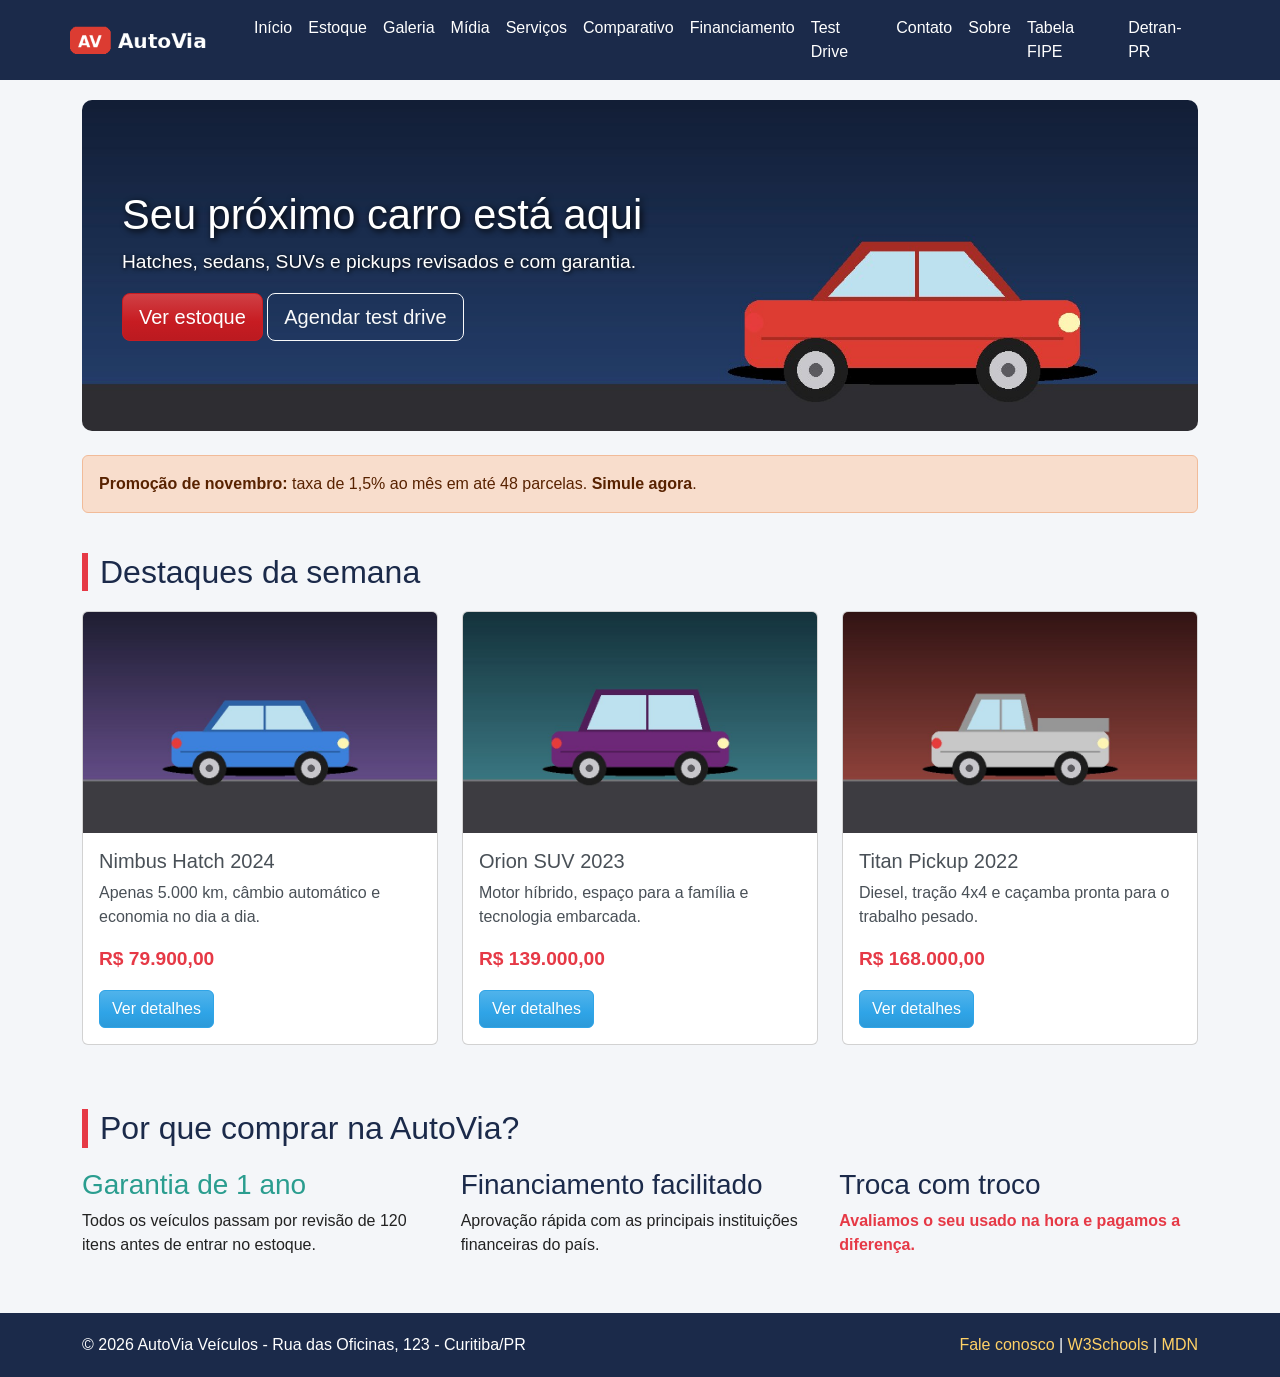
<file: index.html>
<!--
  Arquivo: index.html
  Projeto: AutoVia Veículos - Projeto Front-End para Web
  Página: Início
-->
<!DOCTYPE html>
<html lang="pt-BR">
<head>
    <meta charset="UTF-8">
    <meta name="viewport" content="width=device-width, initial-scale=1.0">
    <title>Início - AutoVia Veículos</title>
    <link rel="stylesheet" href="css/bootstrap.min.css">
    <link rel="stylesheet" href="css/estilo.css">
    <style>
        #garantia {
            color: #2a9d8f;
        }
    </style>
</head>
<body>
    <header id="topo">
        <nav class="navbar navbar-expand-lg navbar-dark container">
            <a class="navbar-brand" href="index.html"><img src="img/logo.png" alt="AutoVia Veículos" height="40"></a>
            <button class="navbar-toggler" type="button" data-bs-toggle="collapse" data-bs-target="#menu-principal" aria-label="Abrir menu">
                <span class="navbar-toggler-icon"></span>
            </button>
            <div class="collapse navbar-collapse" id="menu-principal">
                <ul class="navbar-nav ms-auto">
                        <li class="nav-item"><a class="nav-link" href="index.html">Início</a></li>
                        <li class="nav-item"><a class="nav-link" href="estoque.html">Estoque</a></li>
                        <li class="nav-item"><a class="nav-link" href="galeria.html">Galeria</a></li>
                        <li class="nav-item"><a class="nav-link" href="midia.html">Mídia</a></li>
                        <li class="nav-item"><a class="nav-link" href="servicos.html">Serviços</a></li>
                        <li class="nav-item"><a class="nav-link" href="comparativo.html">Comparativo</a></li>
                        <li class="nav-item"><a class="nav-link" href="financiamento.html">Financiamento</a></li>
                        <li class="nav-item"><a class="nav-link" href="cadastro.html">Test Drive</a></li>
                        <li class="nav-item"><a class="nav-link" href="contato.html">Contato</a></li>
                        <li class="nav-item"><a class="nav-link" href="sobre.html">Sobre</a></li>
                        <li class="nav-item"><a class="nav-link" href="https://veiculos.fipe.org.br" target="_blank">Tabela FIPE</a></li>
                        <li class="nav-item"><a class="nav-link" href="https://www.detran.pr.gov.br" target="_blank">Detran-PR</a></li>
                </ul>
            </div>
        </nav>
    </header>

    <main class="container">
        <section class="banner">
            <div class="banner-texto">
                <h1>Seu próximo carro está aqui</h1>
                <p>Hatches, sedans, SUVs e pickups revisados e com garantia.</p>
                <a href="estoque.html" class="btn btn-danger btn-lg">Ver estoque</a>
                <a href="cadastro.html" class="btn btn-outline-light btn-lg">Agendar test drive</a>
            </div>
        </section>

        <div class="alert alert-warning mt-4" role="alert">
            <strong>Promoção de novembro:</strong> taxa de 1,5% ao mês em até 48 parcelas. <a href="financiamento.html" class="alert-link">Simule agora</a>.
        </div>

        <h2 class="titulo-secao">Destaques da semana</h2>
        <div class="row">
            <div class="col-md-4 mb-4">
                <div class="card card-carro h-100">
                    <img src="img/nimbus-hatch.jpg" class="card-img-top" alt="Nimbus Hatch">
                    <div class="card-body">
                        <h5 class="card-title">Nimbus Hatch 2024</h5>
                        <p class="card-text">Apenas 5.000 km, câmbio automático e economia no dia a dia.</p>
                        <p class="preco">R$ 79.900,00</p>
                        <a href="estoque.html" class="btn btn-primary">Ver detalhes</a>
                    </div>
                </div>
            </div>
            <div class="col-md-4 mb-4">
                <div class="card card-carro h-100">
                    <img src="img/orion-suv.jpg" class="card-img-top" alt="Orion SUV">
                    <div class="card-body">
                        <h5 class="card-title">Orion SUV 2023</h5>
                        <p class="card-text">Motor híbrido, espaço para a família e tecnologia embarcada.</p>
                        <p class="preco">R$ 139.000,00</p>
                        <a href="estoque.html" class="btn btn-primary">Ver detalhes</a>
                    </div>
                </div>
            </div>
            <div class="col-md-4 mb-4">
                <div class="card card-carro h-100">
                    <img src="img/titan-pickup.jpg" class="card-img-top" alt="Titan Pickup">
                    <div class="card-body">
                        <h5 class="card-title">Titan Pickup 2022</h5>
                        <p class="card-text">Diesel, tração 4x4 e caçamba pronta para o trabalho pesado.</p>
                        <p class="preco">R$ 168.000,00</p>
                        <a href="estoque.html" class="btn btn-primary">Ver detalhes</a>
                    </div>
                </div>
            </div>
        </div>

        <h2 class="titulo-secao">Por que comprar na AutoVia?</h2>
        <div class="caixa-flex">
            <div>
                <h3 id="garantia">Garantia de 1 ano</h3>
                <p>Todos os veículos passam por revisão de 120 itens antes de entrar no estoque.</p>
            </div>
            <div>
                <h3>Financiamento facilitado</h3>
                <p>Aprovação rápida com as principais instituições financeiras do país.</p>
            </div>
            <div>
                <h3>Troca com troco</h3>
                <p style="color: #e63946; font-weight: bold;">Avaliamos o seu usado na hora e pagamos a diferença.</p>
            </div>
        </div>
    </main>

    <footer id="rodape">
        <div class="container rodape-conteudo">
            <p class="mb-0">&copy; <span id="ano"></span> AutoVia Veículos - Rua das Oficinas, 123 - Curitiba/PR</p>
            <p class="mb-0">
                <a href="contato.html">Fale conosco</a> |
                <a href="https://www.w3schools.com/" target="_blank">W3Schools</a> |
                <a href="https://developer.mozilla.org/pt-BR/" target="_blank">MDN</a>
            </p>
        </div>
    </footer>

    <script src="js/bootstrap.bundle.min.js"></script>
    <script src="js/script.js"></script>

</body>
</html>
</file>
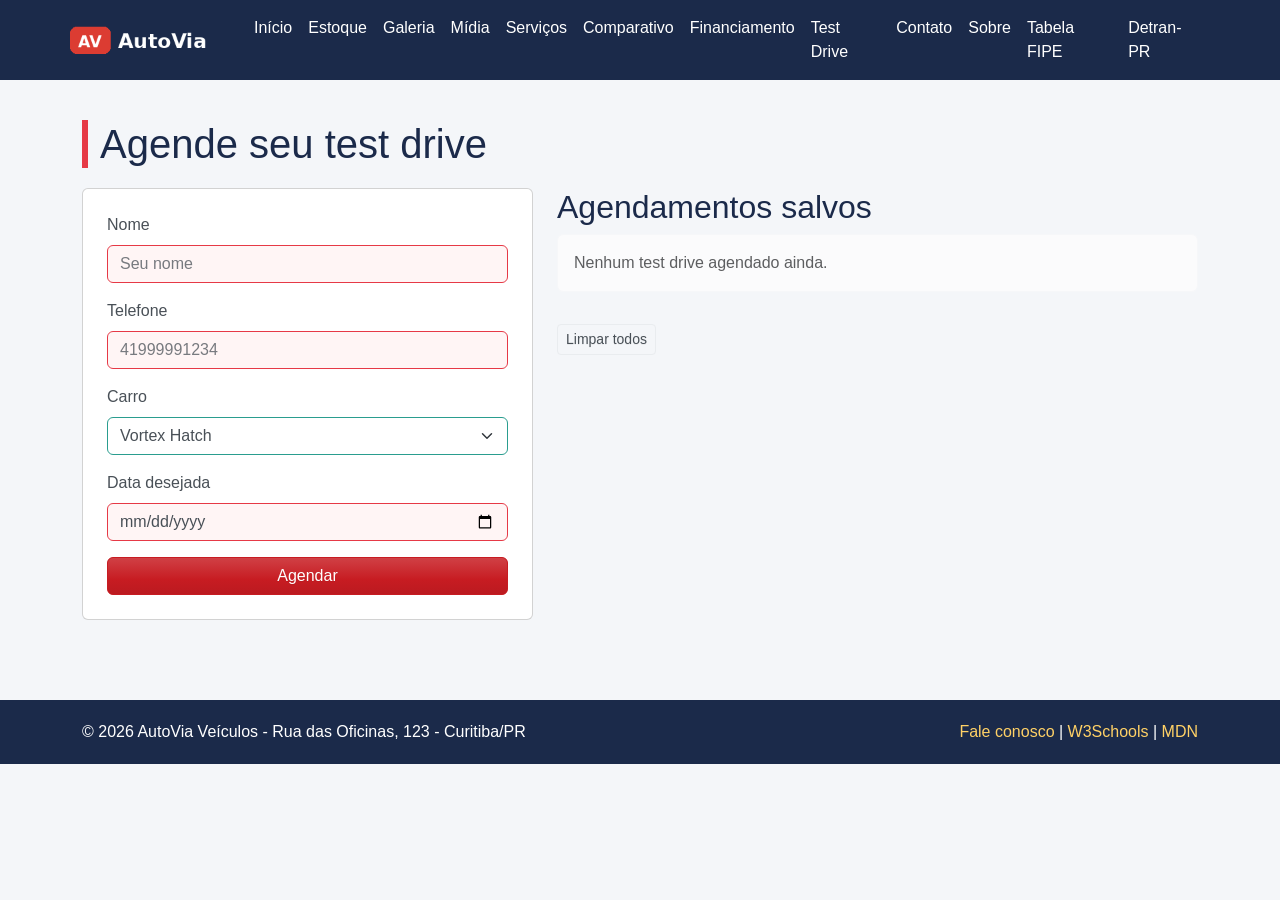
<file: cadastro.html>
<!--
  Arquivo: cadastro.html
  Projeto: AutoVia Veículos - Projeto Front-End para Web
  Página: Test Drive
-->
<!DOCTYPE html>
<html lang="pt-BR">
<head>
    <meta charset="UTF-8">
    <meta name="viewport" content="width=device-width, initial-scale=1.0">
    <title>Test Drive - AutoVia Veículos</title>
    <link rel="stylesheet" href="css/bootstrap.min.css">
    <link rel="stylesheet" href="css/estilo.css">
</head>
<body>
    <header id="topo">
        <nav class="navbar navbar-expand-lg navbar-dark container">
            <a class="navbar-brand" href="index.html"><img src="img/logo.png" alt="AutoVia Veículos" height="40"></a>
            <button class="navbar-toggler" type="button" data-bs-toggle="collapse" data-bs-target="#menu-principal" aria-label="Abrir menu">
                <span class="navbar-toggler-icon"></span>
            </button>
            <div class="collapse navbar-collapse" id="menu-principal">
                <ul class="navbar-nav ms-auto">
                        <li class="nav-item"><a class="nav-link" href="index.html">Início</a></li>
                        <li class="nav-item"><a class="nav-link" href="estoque.html">Estoque</a></li>
                        <li class="nav-item"><a class="nav-link" href="galeria.html">Galeria</a></li>
                        <li class="nav-item"><a class="nav-link" href="midia.html">Mídia</a></li>
                        <li class="nav-item"><a class="nav-link" href="servicos.html">Serviços</a></li>
                        <li class="nav-item"><a class="nav-link" href="comparativo.html">Comparativo</a></li>
                        <li class="nav-item"><a class="nav-link" href="financiamento.html">Financiamento</a></li>
                        <li class="nav-item"><a class="nav-link" href="cadastro.html">Test Drive</a></li>
                        <li class="nav-item"><a class="nav-link" href="contato.html">Contato</a></li>
                        <li class="nav-item"><a class="nav-link" href="sobre.html">Sobre</a></li>
                        <li class="nav-item"><a class="nav-link" href="https://veiculos.fipe.org.br" target="_blank">Tabela FIPE</a></li>
                        <li class="nav-item"><a class="nav-link" href="https://www.detran.pr.gov.br" target="_blank">Detran-PR</a></li>
                </ul>
            </div>
        </nav>
    </header>

    <main class="container">
        <h1 class="titulo-secao">Agende seu test drive</h1>
        <div class="row">
            <div class="col-lg-5">
                <form id="form-testdrive" class="card p-4">
                    <div class="mb-3">
                        <label for="nome" class="form-label">Nome</label>
                        <input type="text" id="nome" class="form-control" placeholder="Seu nome" required minlength="3">
                    </div>
                    <div class="mb-3">
                        <label for="telefone" class="form-label">Telefone</label>
                        <input type="text" id="telefone" class="form-control" placeholder="41999991234" pattern="[0-9]{11}" required>
                    </div>
                    <div class="mb-3">
                        <label for="carro" class="form-label">Carro</label>
                        <select id="carro" class="form-select" required>
                            <option>Vortex Hatch</option>
                            <option>Lumen Sedan</option>
                            <option>Terra SUV</option>
                            <option>Atlas Pickup</option>
                            <option>Nimbus Hatch</option>
                            <option>Solaris Sedan</option>
                            <option>Orion SUV</option>
                            <option>Titan Pickup</option>
                        </select>
                    </div>
                    <div class="mb-3">
                        <label for="data" class="form-label">Data desejada</label>
                        <input type="date" id="data" class="form-control" required>
                    </div>
                    <button type="submit" class="btn btn-danger w-100">Agendar</button>
                </form>
            </div>
            <div class="col-lg-7">
                <h2>Agendamentos salvos</h2>
                <div id="aviso" class="alert alert-secondary">Nenhum test drive agendado ainda.</div>
                <ul id="lista-agendamentos" class="list-group mb-3"></ul>
                <button id="limpar" type="button" class="btn btn-outline-secondary btn-sm">Limpar todos</button>
            </div>
        </div>
    </main>

    <footer id="rodape">
        <div class="container rodape-conteudo">
            <p class="mb-0">&copy; <span id="ano"></span> AutoVia Veículos - Rua das Oficinas, 123 - Curitiba/PR</p>
            <p class="mb-0">
                <a href="contato.html">Fale conosco</a> |
                <a href="https://www.w3schools.com/" target="_blank">W3Schools</a> |
                <a href="https://developer.mozilla.org/pt-BR/" target="_blank">MDN</a>
            </p>
        </div>
    </footer>

    <script src="js/bootstrap.bundle.min.js"></script>
    <script src="js/script.js"></script>
    <script src="js/cadastro.js"></script>
</body>
</html>
</file>
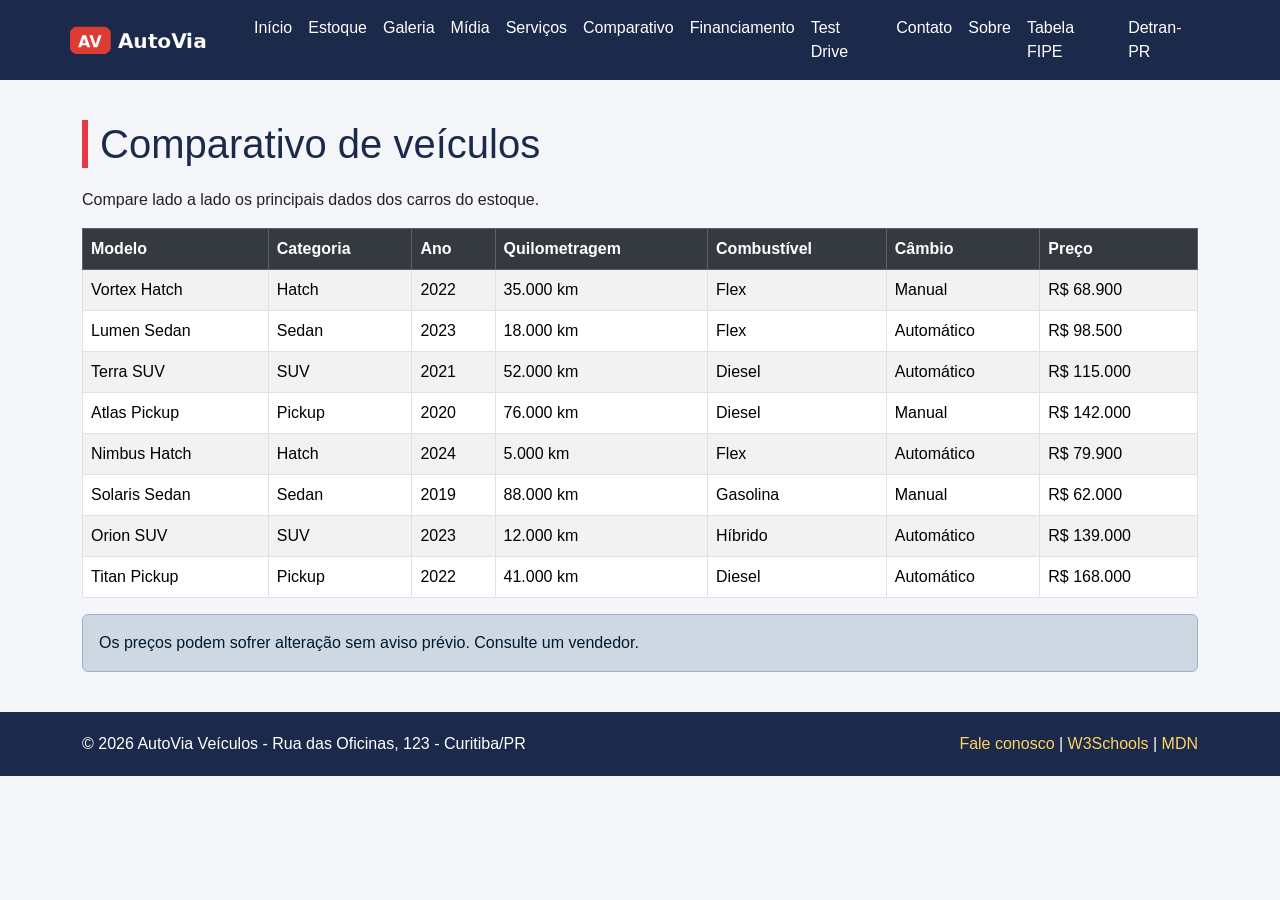
<file: comparativo.html>
<!--
  Arquivo: comparativo.html
  Projeto: AutoVia Veículos - Projeto Front-End para Web
  Página: Comparativo
-->
<!DOCTYPE html>
<html lang="pt-BR">
<head>
    <meta charset="UTF-8">
    <meta name="viewport" content="width=device-width, initial-scale=1.0">
    <title>Comparativo - AutoVia Veículos</title>
    <link rel="stylesheet" href="css/bootstrap.min.css">
    <link rel="stylesheet" href="css/estilo.css">
</head>
<body>
    <header id="topo">
        <nav class="navbar navbar-expand-lg navbar-dark container">
            <a class="navbar-brand" href="index.html"><img src="img/logo.png" alt="AutoVia Veículos" height="40"></a>
            <button class="navbar-toggler" type="button" data-bs-toggle="collapse" data-bs-target="#menu-principal" aria-label="Abrir menu">
                <span class="navbar-toggler-icon"></span>
            </button>
            <div class="collapse navbar-collapse" id="menu-principal">
                <ul class="navbar-nav ms-auto">
                        <li class="nav-item"><a class="nav-link" href="index.html">Início</a></li>
                        <li class="nav-item"><a class="nav-link" href="estoque.html">Estoque</a></li>
                        <li class="nav-item"><a class="nav-link" href="galeria.html">Galeria</a></li>
                        <li class="nav-item"><a class="nav-link" href="midia.html">Mídia</a></li>
                        <li class="nav-item"><a class="nav-link" href="servicos.html">Serviços</a></li>
                        <li class="nav-item"><a class="nav-link" href="comparativo.html">Comparativo</a></li>
                        <li class="nav-item"><a class="nav-link" href="financiamento.html">Financiamento</a></li>
                        <li class="nav-item"><a class="nav-link" href="cadastro.html">Test Drive</a></li>
                        <li class="nav-item"><a class="nav-link" href="contato.html">Contato</a></li>
                        <li class="nav-item"><a class="nav-link" href="sobre.html">Sobre</a></li>
                        <li class="nav-item"><a class="nav-link" href="https://veiculos.fipe.org.br" target="_blank">Tabela FIPE</a></li>
                        <li class="nav-item"><a class="nav-link" href="https://www.detran.pr.gov.br" target="_blank">Detran-PR</a></li>
                </ul>
            </div>
        </nav>
    </header>

    <main class="container">
        <h1 class="titulo-secao">Comparativo de veículos</h1>
        <p>Compare lado a lado os principais dados dos carros do estoque.</p>
        <div class="table-responsive">
            <table class="table table-striped table-hover table-bordered">
                <thead class="table-dark">
                    <tr>
                        <th>Modelo</th>
                        <th>Categoria</th>
                        <th>Ano</th>
                        <th>Quilometragem</th>
                        <th>Combustível</th>
                        <th>Câmbio</th>
                        <th>Preço</th>
                    </tr>
                </thead>
                <tbody>
                    <tr><td>Vortex Hatch</td><td>Hatch</td><td>2022</td><td>35.000 km</td><td>Flex</td><td>Manual</td><td>R$ 68.900</td></tr>
                    <tr><td>Lumen Sedan</td><td>Sedan</td><td>2023</td><td>18.000 km</td><td>Flex</td><td>Automático</td><td>R$ 98.500</td></tr>
                    <tr><td>Terra SUV</td><td>SUV</td><td>2021</td><td>52.000 km</td><td>Diesel</td><td>Automático</td><td>R$ 115.000</td></tr>
                    <tr><td>Atlas Pickup</td><td>Pickup</td><td>2020</td><td>76.000 km</td><td>Diesel</td><td>Manual</td><td>R$ 142.000</td></tr>
                    <tr><td>Nimbus Hatch</td><td>Hatch</td><td>2024</td><td>5.000 km</td><td>Flex</td><td>Automático</td><td>R$ 79.900</td></tr>
                    <tr><td>Solaris Sedan</td><td>Sedan</td><td>2019</td><td>88.000 km</td><td>Gasolina</td><td>Manual</td><td>R$ 62.000</td></tr>
                    <tr><td>Orion SUV</td><td>SUV</td><td>2023</td><td>12.000 km</td><td>Híbrido</td><td>Automático</td><td>R$ 139.000</td></tr>
                    <tr><td>Titan Pickup</td><td>Pickup</td><td>2022</td><td>41.000 km</td><td>Diesel</td><td>Automático</td><td>R$ 168.000</td></tr>
                </tbody>
            </table>
        </div>
        <div class="alert alert-info">Os preços podem sofrer alteração sem aviso prévio. Consulte um vendedor.</div>
    </main>

    <footer id="rodape">
        <div class="container rodape-conteudo">
            <p class="mb-0">&copy; <span id="ano"></span> AutoVia Veículos - Rua das Oficinas, 123 - Curitiba/PR</p>
            <p class="mb-0">
                <a href="contato.html">Fale conosco</a> |
                <a href="https://www.w3schools.com/" target="_blank">W3Schools</a> |
                <a href="https://developer.mozilla.org/pt-BR/" target="_blank">MDN</a>
            </p>
        </div>
    </footer>

    <script src="js/bootstrap.bundle.min.js"></script>
    <script src="js/script.js"></script>

</body>
</html>
</file>
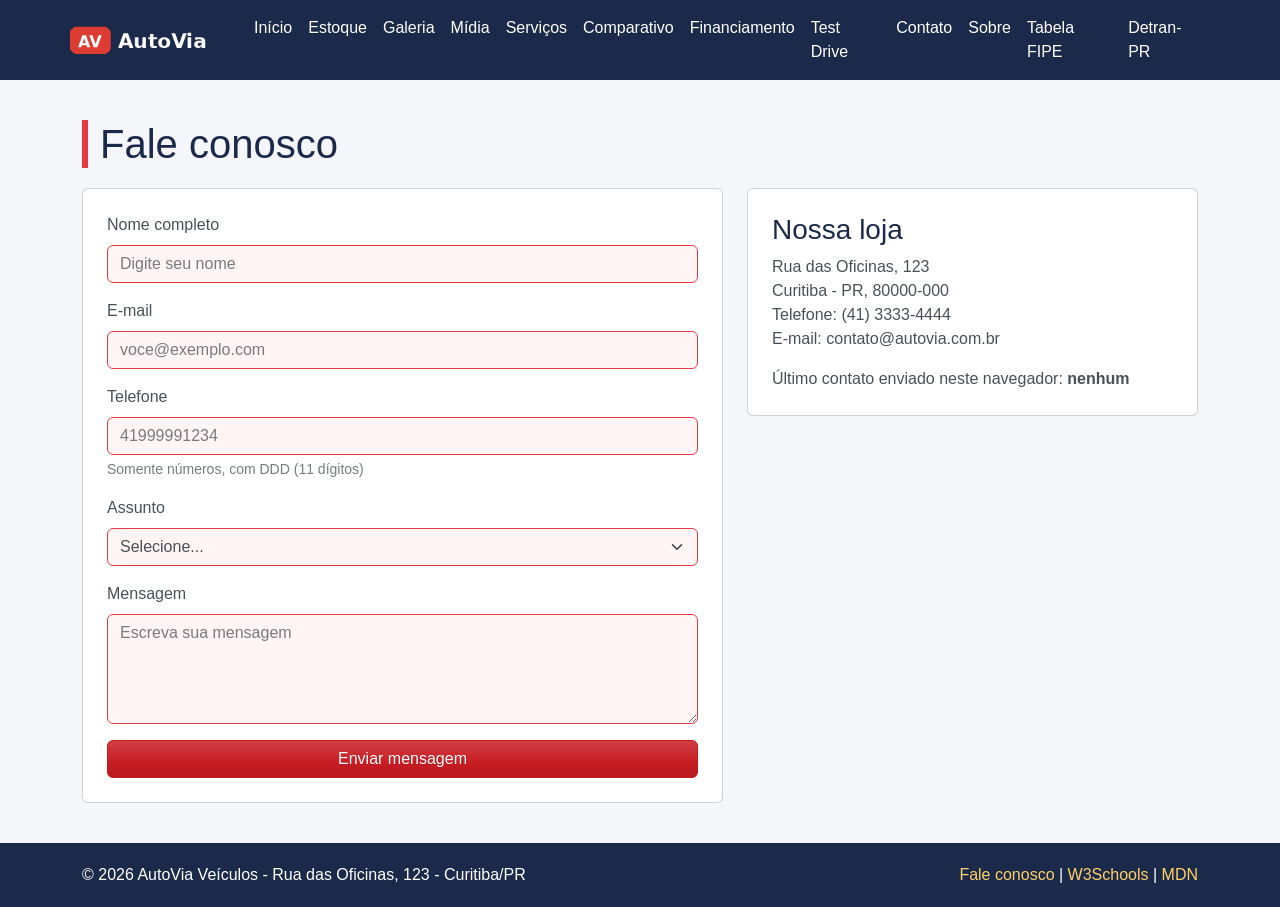
<file: contato.html>
<!--
  Arquivo: contato.html
  Projeto: AutoVia Veículos - Projeto Front-End para Web
  Página: Contato
-->
<!DOCTYPE html>
<html lang="pt-BR">
<head>
    <meta charset="UTF-8">
    <meta name="viewport" content="width=device-width, initial-scale=1.0">
    <title>Contato - AutoVia Veículos</title>
    <link rel="stylesheet" href="css/bootstrap.min.css">
    <link rel="stylesheet" href="css/estilo.css">
</head>
<body>
    <header id="topo">
        <nav class="navbar navbar-expand-lg navbar-dark container">
            <a class="navbar-brand" href="index.html"><img src="img/logo.png" alt="AutoVia Veículos" height="40"></a>
            <button class="navbar-toggler" type="button" data-bs-toggle="collapse" data-bs-target="#menu-principal" aria-label="Abrir menu">
                <span class="navbar-toggler-icon"></span>
            </button>
            <div class="collapse navbar-collapse" id="menu-principal">
                <ul class="navbar-nav ms-auto">
                        <li class="nav-item"><a class="nav-link" href="index.html">Início</a></li>
                        <li class="nav-item"><a class="nav-link" href="estoque.html">Estoque</a></li>
                        <li class="nav-item"><a class="nav-link" href="galeria.html">Galeria</a></li>
                        <li class="nav-item"><a class="nav-link" href="midia.html">Mídia</a></li>
                        <li class="nav-item"><a class="nav-link" href="servicos.html">Serviços</a></li>
                        <li class="nav-item"><a class="nav-link" href="comparativo.html">Comparativo</a></li>
                        <li class="nav-item"><a class="nav-link" href="financiamento.html">Financiamento</a></li>
                        <li class="nav-item"><a class="nav-link" href="cadastro.html">Test Drive</a></li>
                        <li class="nav-item"><a class="nav-link" href="contato.html">Contato</a></li>
                        <li class="nav-item"><a class="nav-link" href="sobre.html">Sobre</a></li>
                        <li class="nav-item"><a class="nav-link" href="https://veiculos.fipe.org.br" target="_blank">Tabela FIPE</a></li>
                        <li class="nav-item"><a class="nav-link" href="https://www.detran.pr.gov.br" target="_blank">Detran-PR</a></li>
                </ul>
            </div>
        </nav>
    </header>

    <main class="container">
        <h1 class="titulo-secao">Fale conosco</h1>
        <div class="row">
            <div class="col-lg-7">
                <div id="alerta-contato" class="alert alert-success" style="display: none;"></div>
                <form id="form-contato" class="card p-4">
                    <div class="mb-3">
                        <label for="nome" class="form-label">Nome completo</label>
                        <input type="text" id="nome" class="form-control" placeholder="Digite seu nome" required minlength="3">
                    </div>
                    <div class="mb-3">
                        <label for="email" class="form-label">E-mail</label>
                        <input type="email" id="email" class="form-control" placeholder="voce@exemplo.com" required>
                    </div>
                    <div class="mb-3">
                        <label for="telefone" class="form-label">Telefone</label>
                        <input type="text" id="telefone" class="form-control" placeholder="41999991234" pattern="[0-9]{11}" required>
                        <div class="form-text">Somente números, com DDD (11 dígitos)</div>
                    </div>
                    <div class="mb-3">
                        <label for="assunto" class="form-label">Assunto</label>
                        <select id="assunto" class="form-select" required>
                            <option value="">Selecione...</option>
                            <option>Dúvida sobre um carro</option>
                            <option>Financiamento</option>
                            <option>Avaliação do meu usado</option>
                            <option>Outro</option>
                        </select>
                    </div>
                    <div class="mb-3">
                        <label for="mensagem" class="form-label">Mensagem</label>
                        <textarea id="mensagem" class="form-control" rows="4" placeholder="Escreva sua mensagem" required minlength="10"></textarea>
                    </div>
                    <input type="submit" class="btn btn-danger" value="Enviar mensagem">
                </form>
            </div>
            <div class="col-lg-5">
                <div class="card p-4">
                    <h3>Nossa loja</h3>
                    <address>
                        Rua das Oficinas, 123<br>
                        Curitiba - PR, 80000-000<br>
                        Telefone: (41) 3333-4444<br>
                        E-mail: contato@autovia.com.br
                    </address>
                    <p class="mb-0">Último contato enviado neste navegador: <strong id="ultimo-contato">nenhum</strong></p>
                </div>
            </div>
        </div>
    </main>

    <footer id="rodape">
        <div class="container rodape-conteudo">
            <p class="mb-0">&copy; <span id="ano"></span> AutoVia Veículos - Rua das Oficinas, 123 - Curitiba/PR</p>
            <p class="mb-0">
                <a href="contato.html">Fale conosco</a> |
                <a href="https://www.w3schools.com/" target="_blank">W3Schools</a> |
                <a href="https://developer.mozilla.org/pt-BR/" target="_blank">MDN</a>
            </p>
        </div>
    </footer>

    <script src="js/bootstrap.bundle.min.js"></script>
    <script src="js/script.js"></script>
    <script src="js/contato.js"></script>
</body>
</html>
</file>
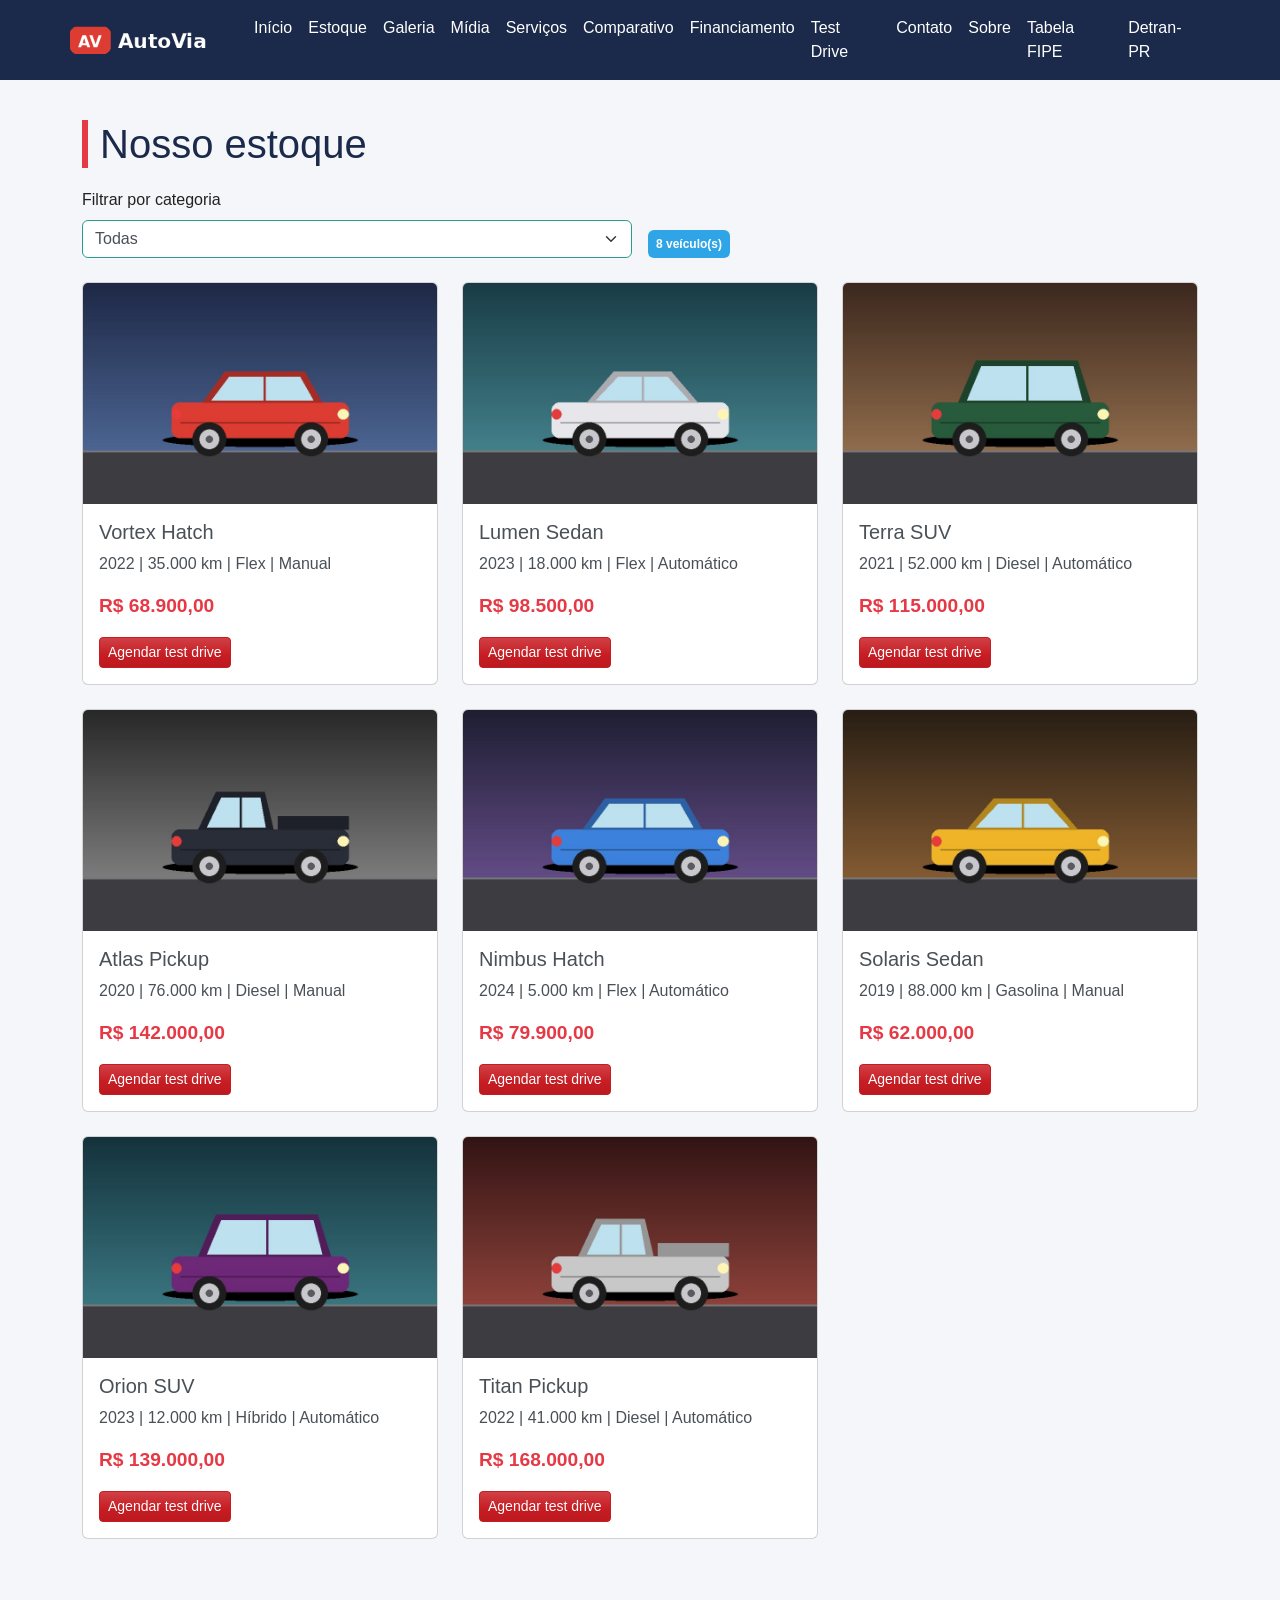
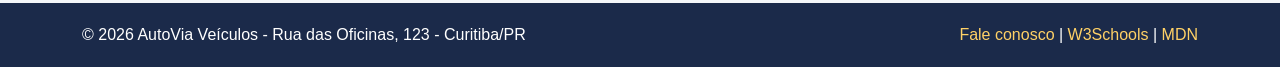
<file: estoque.html>
<!--
  Arquivo: estoque.html
  Projeto: AutoVia Veículos - Projeto Front-End para Web
  Página: Estoque
-->
<!DOCTYPE html>
<html lang="pt-BR">
<head>
    <meta charset="UTF-8">
    <meta name="viewport" content="width=device-width, initial-scale=1.0">
    <title>Estoque - AutoVia Veículos</title>
    <link rel="stylesheet" href="css/bootstrap.min.css">
    <link rel="stylesheet" href="css/estilo.css">
</head>
<body>
    <header id="topo">
        <nav class="navbar navbar-expand-lg navbar-dark container">
            <a class="navbar-brand" href="index.html"><img src="img/logo.png" alt="AutoVia Veículos" height="40"></a>
            <button class="navbar-toggler" type="button" data-bs-toggle="collapse" data-bs-target="#menu-principal" aria-label="Abrir menu">
                <span class="navbar-toggler-icon"></span>
            </button>
            <div class="collapse navbar-collapse" id="menu-principal">
                <ul class="navbar-nav ms-auto">
                        <li class="nav-item"><a class="nav-link" href="index.html">Início</a></li>
                        <li class="nav-item"><a class="nav-link" href="estoque.html">Estoque</a></li>
                        <li class="nav-item"><a class="nav-link" href="galeria.html">Galeria</a></li>
                        <li class="nav-item"><a class="nav-link" href="midia.html">Mídia</a></li>
                        <li class="nav-item"><a class="nav-link" href="servicos.html">Serviços</a></li>
                        <li class="nav-item"><a class="nav-link" href="comparativo.html">Comparativo</a></li>
                        <li class="nav-item"><a class="nav-link" href="financiamento.html">Financiamento</a></li>
                        <li class="nav-item"><a class="nav-link" href="cadastro.html">Test Drive</a></li>
                        <li class="nav-item"><a class="nav-link" href="contato.html">Contato</a></li>
                        <li class="nav-item"><a class="nav-link" href="sobre.html">Sobre</a></li>
                        <li class="nav-item"><a class="nav-link" href="https://veiculos.fipe.org.br" target="_blank">Tabela FIPE</a></li>
                        <li class="nav-item"><a class="nav-link" href="https://www.detran.pr.gov.br" target="_blank">Detran-PR</a></li>
                </ul>
            </div>
        </nav>
    </header>

    <main class="container">
        <h1 class="titulo-secao">Nosso estoque</h1>
        <form class="row g-3 mb-4">
            <div class="col-md-6">
                <label for="filtro-categoria" class="form-label">Filtrar por categoria</label>
                <select id="filtro-categoria" class="form-select">
                    <option value="todos">Todas</option>
                    <option value="hatch">Hatch</option>
                    <option value="sedan">Sedan</option>
                    <option value="suv">SUV</option>
                    <option value="pickup">Pickup</option>
                </select>
            </div>
            <div class="col-md-6 d-flex align-items-end">
                <span id="contador" class="badge bg-primary p-2"></span>
            </div>
        </form>
        <div class="row">
            <div class="col-md-6 col-lg-4 mb-4 carro" data-categoria="hatch">
                <div class="card card-carro h-100">
                    <img src="img/vortex-hatch.jpg" class="card-img-top" alt="Vortex Hatch">
                    <div class="card-body">
                        <h5 class="card-title">Vortex Hatch</h5>
                        <p class="card-text">2022 | 35.000 km | Flex | Manual</p>
                        <p class="preco">R$ 68.900,00</p>
                        <a href="cadastro.html" class="btn btn-danger btn-sm">Agendar test drive</a>
                    </div>
                </div>
            </div>
            <div class="col-md-6 col-lg-4 mb-4 carro" data-categoria="sedan">
                <div class="card card-carro h-100">
                    <img src="img/lumen-sedan.jpg" class="card-img-top" alt="Lumen Sedan">
                    <div class="card-body">
                        <h5 class="card-title">Lumen Sedan</h5>
                        <p class="card-text">2023 | 18.000 km | Flex | Automático</p>
                        <p class="preco">R$ 98.500,00</p>
                        <a href="cadastro.html" class="btn btn-danger btn-sm">Agendar test drive</a>
                    </div>
                </div>
            </div>
            <div class="col-md-6 col-lg-4 mb-4 carro" data-categoria="suv">
                <div class="card card-carro h-100">
                    <img src="img/terra-suv.jpg" class="card-img-top" alt="Terra SUV">
                    <div class="card-body">
                        <h5 class="card-title">Terra SUV</h5>
                        <p class="card-text">2021 | 52.000 km | Diesel | Automático</p>
                        <p class="preco">R$ 115.000,00</p>
                        <a href="cadastro.html" class="btn btn-danger btn-sm">Agendar test drive</a>
                    </div>
                </div>
            </div>
            <div class="col-md-6 col-lg-4 mb-4 carro" data-categoria="pickup">
                <div class="card card-carro h-100">
                    <img src="img/atlas-pickup.jpg" class="card-img-top" alt="Atlas Pickup">
                    <div class="card-body">
                        <h5 class="card-title">Atlas Pickup</h5>
                        <p class="card-text">2020 | 76.000 km | Diesel | Manual</p>
                        <p class="preco">R$ 142.000,00</p>
                        <a href="cadastro.html" class="btn btn-danger btn-sm">Agendar test drive</a>
                    </div>
                </div>
            </div>
            <div class="col-md-6 col-lg-4 mb-4 carro" data-categoria="hatch">
                <div class="card card-carro h-100">
                    <img src="img/nimbus-hatch.jpg" class="card-img-top" alt="Nimbus Hatch">
                    <div class="card-body">
                        <h5 class="card-title">Nimbus Hatch</h5>
                        <p class="card-text">2024 | 5.000 km | Flex | Automático</p>
                        <p class="preco">R$ 79.900,00</p>
                        <a href="cadastro.html" class="btn btn-danger btn-sm">Agendar test drive</a>
                    </div>
                </div>
            </div>
            <div class="col-md-6 col-lg-4 mb-4 carro" data-categoria="sedan">
                <div class="card card-carro h-100">
                    <img src="img/solaris-sedan.jpg" class="card-img-top" alt="Solaris Sedan">
                    <div class="card-body">
                        <h5 class="card-title">Solaris Sedan</h5>
                        <p class="card-text">2019 | 88.000 km | Gasolina | Manual</p>
                        <p class="preco">R$ 62.000,00</p>
                        <a href="cadastro.html" class="btn btn-danger btn-sm">Agendar test drive</a>
                    </div>
                </div>
            </div>
            <div class="col-md-6 col-lg-4 mb-4 carro" data-categoria="suv">
                <div class="card card-carro h-100">
                    <img src="img/orion-suv.jpg" class="card-img-top" alt="Orion SUV">
                    <div class="card-body">
                        <h5 class="card-title">Orion SUV</h5>
                        <p class="card-text">2023 | 12.000 km | Híbrido | Automático</p>
                        <p class="preco">R$ 139.000,00</p>
                        <a href="cadastro.html" class="btn btn-danger btn-sm">Agendar test drive</a>
                    </div>
                </div>
            </div>
            <div class="col-md-6 col-lg-4 mb-4 carro" data-categoria="pickup">
                <div class="card card-carro h-100">
                    <img src="img/titan-pickup.jpg" class="card-img-top" alt="Titan Pickup">
                    <div class="card-body">
                        <h5 class="card-title">Titan Pickup</h5>
                        <p class="card-text">2022 | 41.000 km | Diesel | Automático</p>
                        <p class="preco">R$ 168.000,00</p>
                        <a href="cadastro.html" class="btn btn-danger btn-sm">Agendar test drive</a>
                    </div>
                </div>
            </div>
        </div>
    </main>

    <footer id="rodape">
        <div class="container rodape-conteudo">
            <p class="mb-0">&copy; <span id="ano"></span> AutoVia Veículos - Rua das Oficinas, 123 - Curitiba/PR</p>
            <p class="mb-0">
                <a href="contato.html">Fale conosco</a> |
                <a href="https://www.w3schools.com/" target="_blank">W3Schools</a> |
                <a href="https://developer.mozilla.org/pt-BR/" target="_blank">MDN</a>
            </p>
        </div>
    </footer>

    <script src="js/bootstrap.bundle.min.js"></script>
    <script src="js/script.js"></script>
    <script src="js/estoque.js"></script>
</body>
</html>
</file>
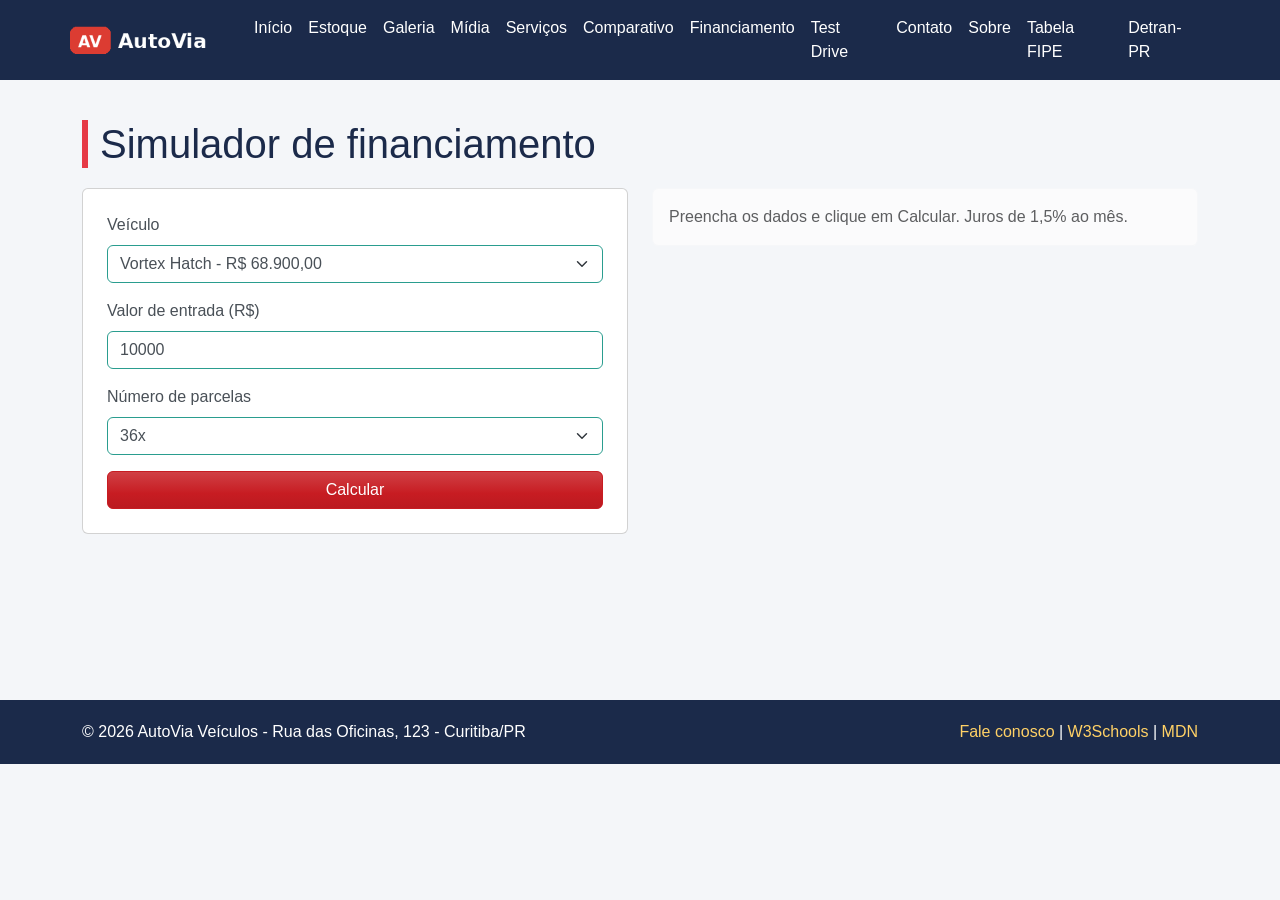
<file: financiamento.html>
<!--
  Arquivo: financiamento.html
  Projeto: AutoVia Veículos - Projeto Front-End para Web
  Página: Financiamento
-->
<!DOCTYPE html>
<html lang="pt-BR">
<head>
    <meta charset="UTF-8">
    <meta name="viewport" content="width=device-width, initial-scale=1.0">
    <title>Financiamento - AutoVia Veículos</title>
    <link rel="stylesheet" href="css/bootstrap.min.css">
    <link rel="stylesheet" href="css/estilo.css">
</head>
<body>
    <header id="topo">
        <nav class="navbar navbar-expand-lg navbar-dark container">
            <a class="navbar-brand" href="index.html"><img src="img/logo.png" alt="AutoVia Veículos" height="40"></a>
            <button class="navbar-toggler" type="button" data-bs-toggle="collapse" data-bs-target="#menu-principal" aria-label="Abrir menu">
                <span class="navbar-toggler-icon"></span>
            </button>
            <div class="collapse navbar-collapse" id="menu-principal">
                <ul class="navbar-nav ms-auto">
                        <li class="nav-item"><a class="nav-link" href="index.html">Início</a></li>
                        <li class="nav-item"><a class="nav-link" href="estoque.html">Estoque</a></li>
                        <li class="nav-item"><a class="nav-link" href="galeria.html">Galeria</a></li>
                        <li class="nav-item"><a class="nav-link" href="midia.html">Mídia</a></li>
                        <li class="nav-item"><a class="nav-link" href="servicos.html">Serviços</a></li>
                        <li class="nav-item"><a class="nav-link" href="comparativo.html">Comparativo</a></li>
                        <li class="nav-item"><a class="nav-link" href="financiamento.html">Financiamento</a></li>
                        <li class="nav-item"><a class="nav-link" href="cadastro.html">Test Drive</a></li>
                        <li class="nav-item"><a class="nav-link" href="contato.html">Contato</a></li>
                        <li class="nav-item"><a class="nav-link" href="sobre.html">Sobre</a></li>
                        <li class="nav-item"><a class="nav-link" href="https://veiculos.fipe.org.br" target="_blank">Tabela FIPE</a></li>
                        <li class="nav-item"><a class="nav-link" href="https://www.detran.pr.gov.br" target="_blank">Detran-PR</a></li>
                </ul>
            </div>
        </nav>
    </header>

    <main class="container">
        <h1 class="titulo-secao">Simulador de financiamento</h1>
        <div class="row">
            <div class="col-lg-6">
                <form id="form-simulador" class="card p-4">
                    <div class="mb-3">
                        <label for="carro" class="form-label">Veículo</label>
                        <select id="carro" class="form-select">
                            <option value="68900">Vortex Hatch - R$ 68.900,00</option>
                            <option value="98500">Lumen Sedan - R$ 98.500,00</option>
                            <option value="115000">Terra SUV - R$ 115.000,00</option>
                            <option value="142000">Atlas Pickup - R$ 142.000,00</option>
                            <option value="79900">Nimbus Hatch - R$ 79.900,00</option>
                            <option value="62000">Solaris Sedan - R$ 62.000,00</option>
                            <option value="139000">Orion SUV - R$ 139.000,00</option>
                            <option value="168000">Titan Pickup - R$ 168.000,00</option>
                        </select>
                    </div>
                    <div class="mb-3">
                        <label for="entrada" class="form-label">Valor de entrada (R$)</label>
                        <input type="number" id="entrada" class="form-control" min="0" value="10000" required placeholder="Ex.: 10000">
                    </div>
                    <div class="mb-3">
                        <label for="parcelas" class="form-label">Número de parcelas</label>
                        <select id="parcelas" class="form-select">
                            <option value="12">12x</option>
                            <option value="24">24x</option>
                            <option value="36" selected>36x</option>
                            <option value="48">48x</option>
                        </select>
                    </div>
                    <button type="submit" class="btn btn-danger w-100">Calcular</button>
                </form>
            </div>
            <div class="col-lg-6">
                <div id="resultado" class="alert alert-secondary">Preencha os dados e clique em Calcular. Juros de 1,5% ao mês.</div>
            </div>
        </div>
    </main>

    <footer id="rodape">
        <div class="container rodape-conteudo">
            <p class="mb-0">&copy; <span id="ano"></span> AutoVia Veículos - Rua das Oficinas, 123 - Curitiba/PR</p>
            <p class="mb-0">
                <a href="contato.html">Fale conosco</a> |
                <a href="https://www.w3schools.com/" target="_blank">W3Schools</a> |
                <a href="https://developer.mozilla.org/pt-BR/" target="_blank">MDN</a>
            </p>
        </div>
    </footer>

    <script src="js/bootstrap.bundle.min.js"></script>
    <script src="js/script.js"></script>
    <script src="js/financiamento.js"></script>
</body>
</html>
</file>
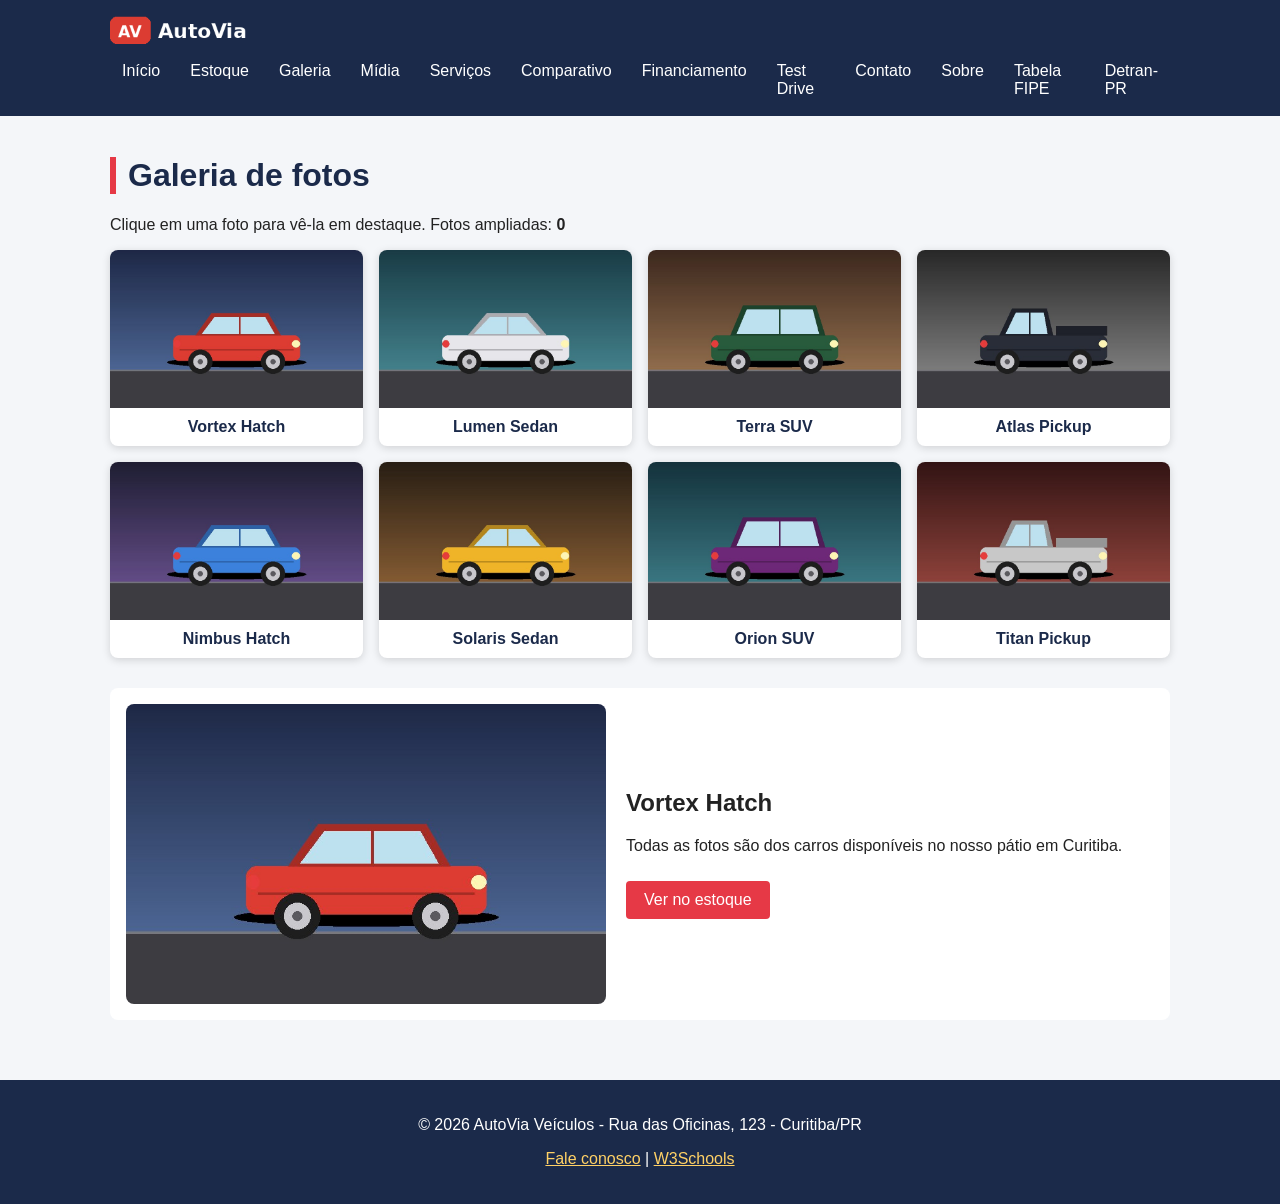
<file: galeria.html>
<!--
  Arquivo: galeria.html
  Projeto: AutoVia Veículos - Projeto Front-End para Web
  Página: Galeria (feita com HTML, CSS e JavaScript puros, sem Bootstrap)
-->
<!DOCTYPE html>
<html lang="pt-BR">
<head>
    <meta charset="UTF-8">
    <meta name="viewport" content="width=device-width, initial-scale=1.0">
    <title>Galeria - AutoVia Veículos</title>
    <link rel="stylesheet" href="css/puro.css">
    <style>
        .galeria figcaption {
            color: #1b2a4a;
        }
    </style>
</head>
<body>
    <header>
        <nav class="barra">
            <a href="index.html"><img src="img/logo.png" alt="AutoVia Veículos"></a>
            <button id="botao-menu" type="button">&#9776;</button>
            <ul id="menu">
                <li><a href="index.html">Início</a></li>
                <li><a href="estoque.html">Estoque</a></li>
                <li><a href="galeria.html">Galeria</a></li>
                <li><a href="midia.html">Mídia</a></li>
                <li><a href="servicos.html">Serviços</a></li>
                <li><a href="comparativo.html">Comparativo</a></li>
                <li><a href="financiamento.html">Financiamento</a></li>
                <li><a href="cadastro.html">Test Drive</a></li>
                <li><a href="contato.html">Contato</a></li>
                <li><a href="sobre.html">Sobre</a></li>
                <li><a href="https://veiculos.fipe.org.br" target="_blank">Tabela FIPE</a></li>
                <li><a href="https://www.detran.pr.gov.br" target="_blank">Detran-PR</a></li>
            </ul>
        </nav>
    </header>

    <main>
        <h1>Galeria de fotos</h1>
        <p>Clique em uma foto para vê-la em destaque. Fotos ampliadas: <strong id="cliques">0</strong></p>
        <section class="galeria">
            <figure>
                <img class="foto" src="img/vortex-hatch.jpg" alt="Vortex Hatch">
                <figcaption>Vortex Hatch</figcaption>
            </figure>
            <figure>
                <img class="foto" src="img/lumen-sedan.jpg" alt="Lumen Sedan">
                <figcaption>Lumen Sedan</figcaption>
            </figure>
            <figure>
                <img class="foto" src="img/terra-suv.jpg" alt="Terra SUV">
                <figcaption>Terra SUV</figcaption>
            </figure>
            <figure>
                <img class="foto" src="img/atlas-pickup.jpg" alt="Atlas Pickup">
                <figcaption>Atlas Pickup</figcaption>
            </figure>
            <figure>
                <img class="foto" src="img/nimbus-hatch.jpg" alt="Nimbus Hatch">
                <figcaption>Nimbus Hatch</figcaption>
            </figure>
            <figure>
                <img class="foto" src="img/solaris-sedan.jpg" alt="Solaris Sedan">
                <figcaption>Solaris Sedan</figcaption>
            </figure>
            <figure>
                <img class="foto" src="img/orion-suv.jpg" alt="Orion SUV">
                <figcaption>Orion SUV</figcaption>
            </figure>
            <figure>
                <img class="foto" src="img/titan-pickup.jpg" alt="Titan Pickup">
                <figcaption>Titan Pickup</figcaption>
            </figure>
        </section>

        <section id="destaque">
            <img id="imagem-destaque" src="img/vortex-hatch.jpg" alt="Foto em destaque">
            <div>
                <h2 id="legenda-destaque" style="margin-top: 0;">Vortex Hatch</h2>
                <p>Todas as fotos são dos carros disponíveis no nosso pátio em Curitiba.</p>
                <a class="botao" href="estoque.html" style="display: inline-block; text-decoration: none;">Ver no estoque</a>
            </div>
        </section>
    </main>

    <footer>
        <p>&copy; <span id="ano"></span> AutoVia Veículos - Rua das Oficinas, 123 - Curitiba/PR</p>
        <p><a href="contato.html">Fale conosco</a> | <a href="https://www.w3schools.com/" target="_blank">W3Schools</a></p>
    </footer>

    <script src="js/script.js"></script>
    <script src="js/puro.js"></script>
    <script src="js/galeria.js"></script>
</body>
</html>
</file>
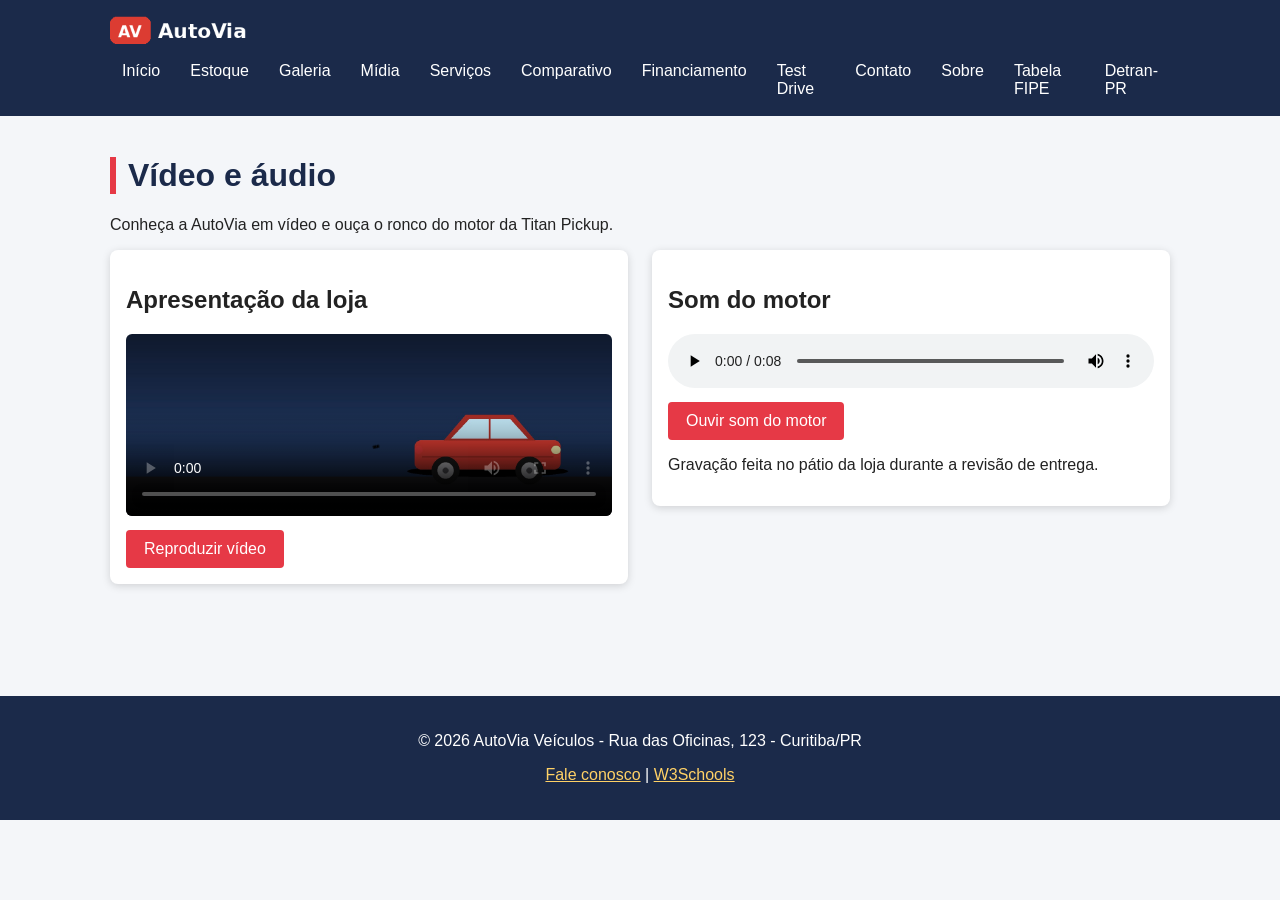
<file: midia.html>
<!--
  Arquivo: midia.html
  Projeto: AutoVia Veículos - Projeto Front-End para Web
  Página: Mídia (feita com HTML, CSS e JavaScript puros, sem Bootstrap)
-->
<!DOCTYPE html>
<html lang="pt-BR">
<head>
    <meta charset="UTF-8">
    <meta name="viewport" content="width=device-width, initial-scale=1.0">
    <title>Mídia - AutoVia Veículos</title>
    <link rel="stylesheet" href="css/puro.css">
</head>
<body>
    <header>
        <nav class="barra">
            <a href="index.html"><img src="img/logo.png" alt="AutoVia Veículos"></a>
            <button id="botao-menu" type="button">&#9776;</button>
            <ul id="menu">
                <li><a href="index.html">Início</a></li>
                <li><a href="estoque.html">Estoque</a></li>
                <li><a href="galeria.html">Galeria</a></li>
                <li><a href="midia.html">Mídia</a></li>
                <li><a href="servicos.html">Serviços</a></li>
                <li><a href="comparativo.html">Comparativo</a></li>
                <li><a href="financiamento.html">Financiamento</a></li>
                <li><a href="cadastro.html">Test Drive</a></li>
                <li><a href="contato.html">Contato</a></li>
                <li><a href="sobre.html">Sobre</a></li>
                <li><a href="https://veiculos.fipe.org.br" target="_blank">Tabela FIPE</a></li>
                <li><a href="https://www.detran.pr.gov.br" target="_blank">Detran-PR</a></li>
            </ul>
        </nav>
    </header>

    <main>
        <h1>Vídeo e áudio</h1>
        <p>Conheça a AutoVia em vídeo e ouça o ronco do motor da Titan Pickup.</p>
        <section class="midia">
            <article>
                <h2>Apresentação da loja</h2>
                <video id="video" controls poster="img/banner.jpg">
                    <source src="video/apresentacao.mp4" type="video/mp4">
                    Seu navegador não suporta vídeo HTML5.
                </video>
                <button id="botao-video" class="botao" type="button">Reproduzir vídeo</button>
            </article>
            <article>
                <h2>Som do motor</h2>
                <audio id="audio" controls>
                    <source src="audio/motor.mp3" type="audio/mpeg">
                    Seu navegador não suporta áudio HTML5.
                </audio>
                <button id="botao-audio" class="botao" type="button">Ouvir som do motor</button>
                <p>Gravação feita no pátio da loja durante a revisão de entrega.</p>
            </article>
        </section>
    </main>

    <footer>
        <p>&copy; <span id="ano"></span> AutoVia Veículos - Rua das Oficinas, 123 - Curitiba/PR</p>
        <p><a href="contato.html">Fale conosco</a> | <a href="https://www.w3schools.com/" target="_blank">W3Schools</a></p>
    </footer>

    <script src="js/script.js"></script>
    <script src="js/puro.js"></script>
    <script src="js/midia.js"></script>
</body>
</html>
</file>
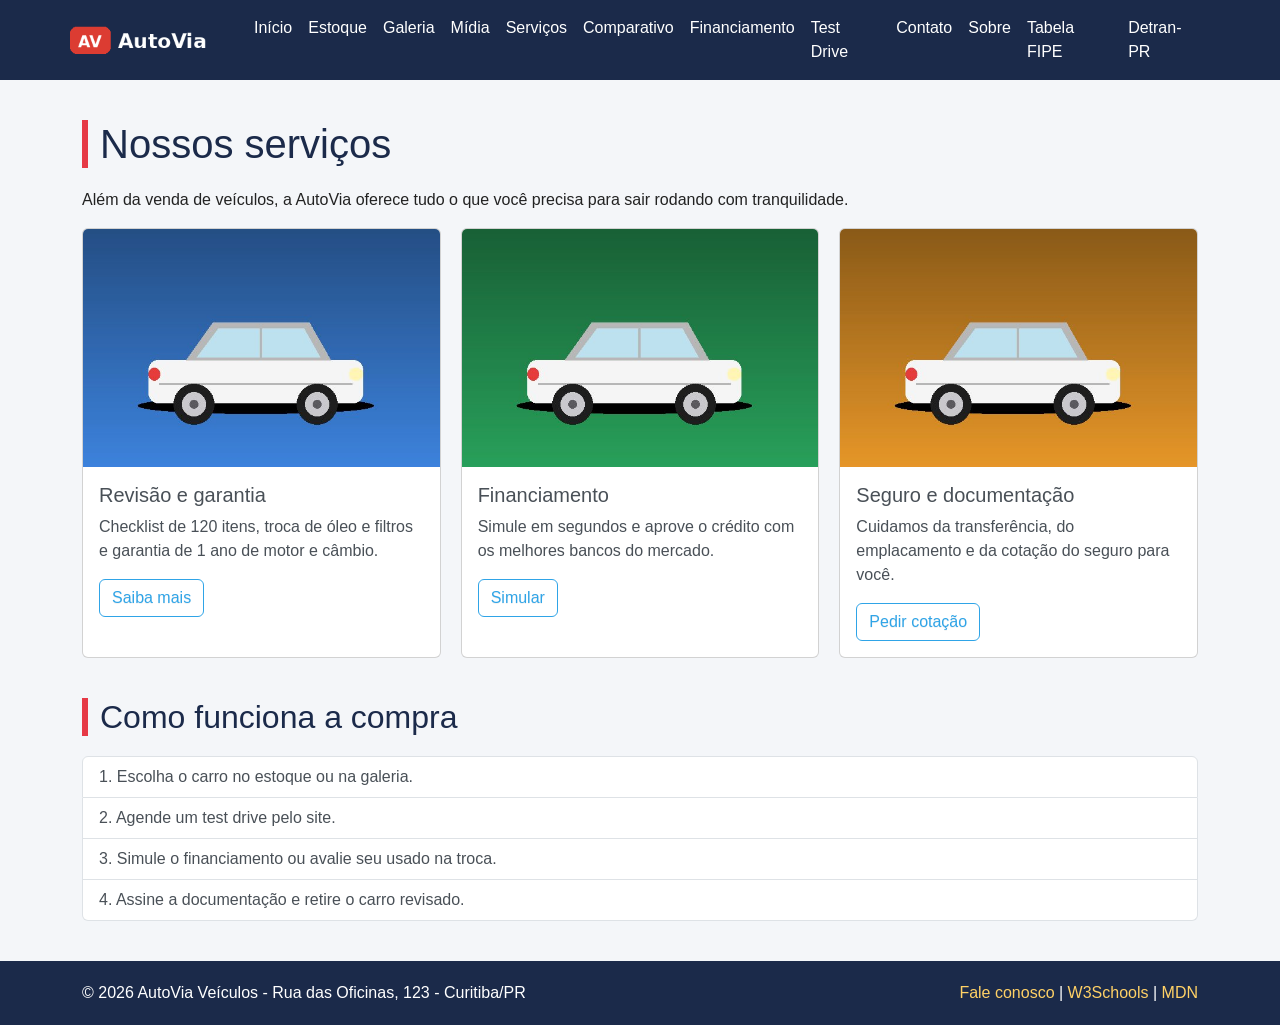
<file: servicos.html>
<!--
  Arquivo: servicos.html
  Projeto: AutoVia Veículos - Projeto Front-End para Web
  Página: Serviços
-->
<!DOCTYPE html>
<html lang="pt-BR">
<head>
    <meta charset="UTF-8">
    <meta name="viewport" content="width=device-width, initial-scale=1.0">
    <title>Serviços - AutoVia Veículos</title>
    <link rel="stylesheet" href="css/bootstrap.min.css">
    <link rel="stylesheet" href="css/estilo.css">
</head>
<body>
    <header id="topo">
        <nav class="navbar navbar-expand-lg navbar-dark container">
            <a class="navbar-brand" href="index.html"><img src="img/logo.png" alt="AutoVia Veículos" height="40"></a>
            <button class="navbar-toggler" type="button" data-bs-toggle="collapse" data-bs-target="#menu-principal" aria-label="Abrir menu">
                <span class="navbar-toggler-icon"></span>
            </button>
            <div class="collapse navbar-collapse" id="menu-principal">
                <ul class="navbar-nav ms-auto">
                        <li class="nav-item"><a class="nav-link" href="index.html">Início</a></li>
                        <li class="nav-item"><a class="nav-link" href="estoque.html">Estoque</a></li>
                        <li class="nav-item"><a class="nav-link" href="galeria.html">Galeria</a></li>
                        <li class="nav-item"><a class="nav-link" href="midia.html">Mídia</a></li>
                        <li class="nav-item"><a class="nav-link" href="servicos.html">Serviços</a></li>
                        <li class="nav-item"><a class="nav-link" href="comparativo.html">Comparativo</a></li>
                        <li class="nav-item"><a class="nav-link" href="financiamento.html">Financiamento</a></li>
                        <li class="nav-item"><a class="nav-link" href="cadastro.html">Test Drive</a></li>
                        <li class="nav-item"><a class="nav-link" href="contato.html">Contato</a></li>
                        <li class="nav-item"><a class="nav-link" href="sobre.html">Sobre</a></li>
                        <li class="nav-item"><a class="nav-link" href="https://veiculos.fipe.org.br" target="_blank">Tabela FIPE</a></li>
                        <li class="nav-item"><a class="nav-link" href="https://www.detran.pr.gov.br" target="_blank">Detran-PR</a></li>
                </ul>
            </div>
        </nav>
    </header>

    <main class="container">
        <h1 class="titulo-secao">Nossos serviços</h1>
        <p>Além da venda de veículos, a AutoVia oferece tudo o que você precisa para sair rodando com tranquilidade.</p>
        <section class="grade-servicos">
            <article class="card">
                <img src="img/servico-revisao.jpg" class="card-img-top" alt="Revisão">
                <div class="card-body">
                    <h5 class="card-title">Revisão e garantia</h5>
                    <p class="card-text">Checklist de 120 itens, troca de óleo e filtros e garantia de 1 ano de motor e câmbio.</p>
                    <a href="contato.html" class="btn btn-outline-primary">Saiba mais</a>
                </div>
            </article>
            <article class="card">
                <img src="img/servico-financiamento.jpg" class="card-img-top" alt="Financiamento">
                <div class="card-body">
                    <h5 class="card-title">Financiamento</h5>
                    <p class="card-text">Simule em segundos e aprove o crédito com os melhores bancos do mercado.</p>
                    <a href="financiamento.html" class="btn btn-outline-primary">Simular</a>
                </div>
            </article>
            <article class="card">
                <img src="img/servico-seguro.jpg" class="card-img-top" alt="Seguro">
                <div class="card-body">
                    <h5 class="card-title">Seguro e documentação</h5>
                    <p class="card-text">Cuidamos da transferência, do emplacamento e da cotação do seguro para você.</p>
                    <a href="contato.html" class="btn btn-outline-primary">Pedir cotação</a>
                </div>
            </article>
        </section>

        <h2 class="titulo-secao">Como funciona a compra</h2>
        <ol class="list-group list-group-numbered">
            <li class="list-group-item">Escolha o carro no estoque ou na galeria.</li>
            <li class="list-group-item">Agende um test drive pelo site.</li>
            <li class="list-group-item">Simule o financiamento ou avalie seu usado na troca.</li>
            <li class="list-group-item">Assine a documentação e retire o carro revisado.</li>
        </ol>
    </main>

    <footer id="rodape">
        <div class="container rodape-conteudo">
            <p class="mb-0">&copy; <span id="ano"></span> AutoVia Veículos - Rua das Oficinas, 123 - Curitiba/PR</p>
            <p class="mb-0">
                <a href="contato.html">Fale conosco</a> |
                <a href="https://www.w3schools.com/" target="_blank">W3Schools</a> |
                <a href="https://developer.mozilla.org/pt-BR/" target="_blank">MDN</a>
            </p>
        </div>
    </footer>

    <script src="js/bootstrap.bundle.min.js"></script>
    <script src="js/script.js"></script>

</body>
</html>
</file>
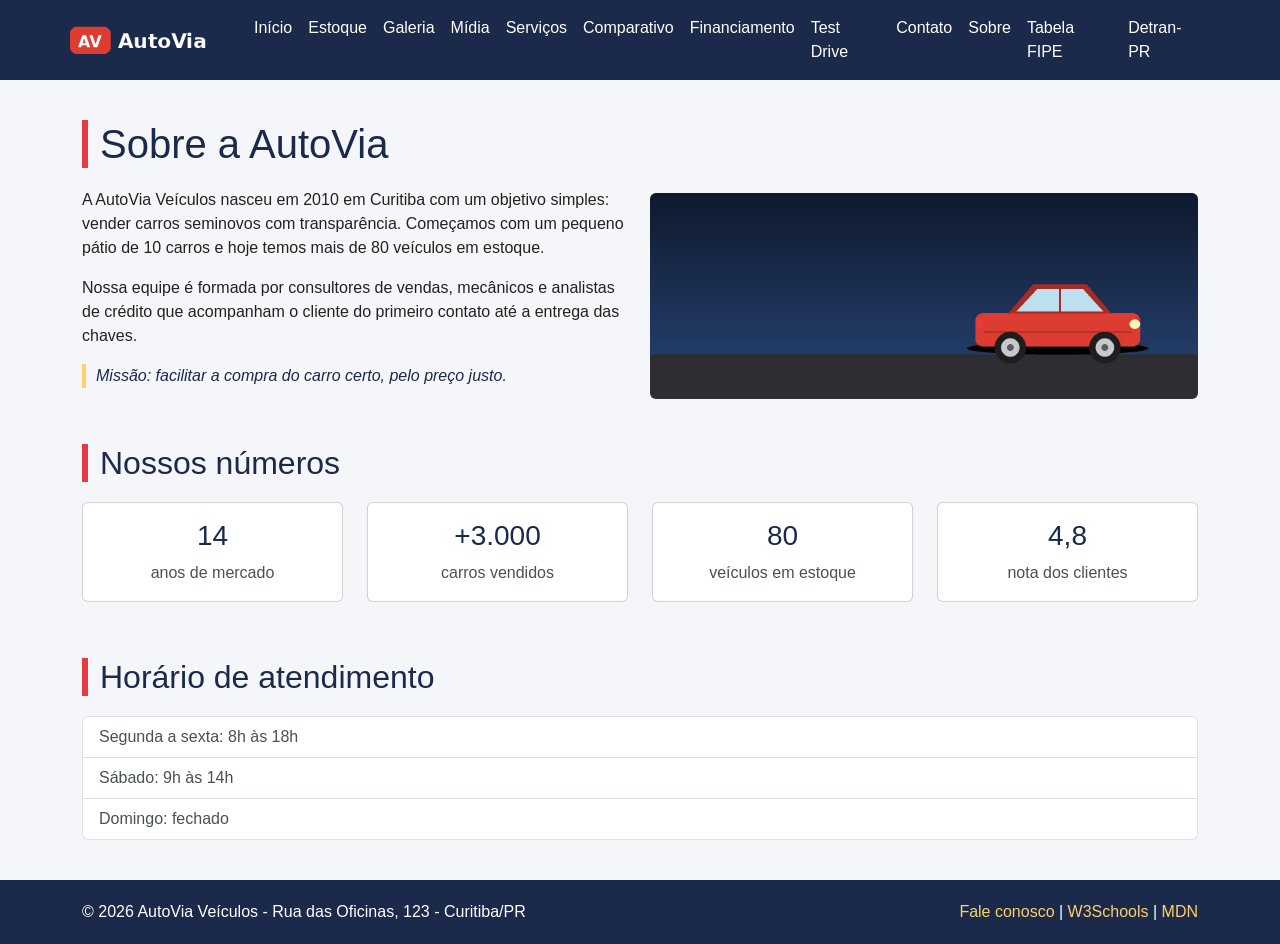
<file: sobre.html>
<!--
  Arquivo: sobre.html
  Projeto: AutoVia Veículos - Projeto Front-End para Web
  Página: Sobre
-->
<!DOCTYPE html>
<html lang="pt-BR">
<head>
    <meta charset="UTF-8">
    <meta name="viewport" content="width=device-width, initial-scale=1.0">
    <title>Sobre - AutoVia Veículos</title>
    <link rel="stylesheet" href="css/bootstrap.min.css">
    <link rel="stylesheet" href="css/estilo.css">
    <style>
        .missao {
            font-style: italic;
            color: #1b2a4a;
            border-left: 4px solid #ffd166;
            padding-left: 10px;
        }
    </style>
</head>
<body>
    <header id="topo">
        <nav class="navbar navbar-expand-lg navbar-dark container">
            <a class="navbar-brand" href="index.html"><img src="img/logo.png" alt="AutoVia Veículos" height="40"></a>
            <button class="navbar-toggler" type="button" data-bs-toggle="collapse" data-bs-target="#menu-principal" aria-label="Abrir menu">
                <span class="navbar-toggler-icon"></span>
            </button>
            <div class="collapse navbar-collapse" id="menu-principal">
                <ul class="navbar-nav ms-auto">
                        <li class="nav-item"><a class="nav-link" href="index.html">Início</a></li>
                        <li class="nav-item"><a class="nav-link" href="estoque.html">Estoque</a></li>
                        <li class="nav-item"><a class="nav-link" href="galeria.html">Galeria</a></li>
                        <li class="nav-item"><a class="nav-link" href="midia.html">Mídia</a></li>
                        <li class="nav-item"><a class="nav-link" href="servicos.html">Serviços</a></li>
                        <li class="nav-item"><a class="nav-link" href="comparativo.html">Comparativo</a></li>
                        <li class="nav-item"><a class="nav-link" href="financiamento.html">Financiamento</a></li>
                        <li class="nav-item"><a class="nav-link" href="cadastro.html">Test Drive</a></li>
                        <li class="nav-item"><a class="nav-link" href="contato.html">Contato</a></li>
                        <li class="nav-item"><a class="nav-link" href="sobre.html">Sobre</a></li>
                        <li class="nav-item"><a class="nav-link" href="https://veiculos.fipe.org.br" target="_blank">Tabela FIPE</a></li>
                        <li class="nav-item"><a class="nav-link" href="https://www.detran.pr.gov.br" target="_blank">Detran-PR</a></li>
                </ul>
            </div>
        </nav>
    </header>

    <main class="container">
        <h1 class="titulo-secao">Sobre a AutoVia</h1>
        <article class="caixa-flex">
            <div>
                <p>A AutoVia Veículos nasceu em 2010 em Curitiba com um objetivo simples: vender carros seminovos com transparência. Começamos com um pequeno pátio de 10 carros e hoje temos mais de 80 veículos em estoque.</p>
                <p>Nossa equipe é formada por consultores de vendas, mecânicos e analistas de crédito que acompanham o cliente do primeiro contato até a entrega das chaves.</p>
                <p class="missao">Missão: facilitar a compra do carro certo, pelo preço justo.</p>
            </div>
            <div>
                <img src="img/banner.jpg" class="img-fluid rounded" alt="Pátio da AutoVia">
            </div>
        </article>

        <h2 class="titulo-secao">Nossos números</h2>
        <div class="row text-center">
            <div class="col-6 col-md-3 mb-3"><div class="card p-3"><h3>14</h3><p class="mb-0">anos de mercado</p></div></div>
            <div class="col-6 col-md-3 mb-3"><div class="card p-3"><h3>+3.000</h3><p class="mb-0">carros vendidos</p></div></div>
            <div class="col-6 col-md-3 mb-3"><div class="card p-3"><h3>80</h3><p class="mb-0">veículos em estoque</p></div></div>
            <div class="col-6 col-md-3 mb-3"><div class="card p-3"><h3>4,8</h3><p class="mb-0">nota dos clientes</p></div></div>
        </div>

        <h2 class="titulo-secao">Horário de atendimento</h2>
        <ul class="list-group">
            <li class="list-group-item">Segunda a sexta: 8h às 18h</li>
            <li class="list-group-item">Sábado: 9h às 14h</li>
            <li class="list-group-item">Domingo: fechado</li>
        </ul>
    </main>

    <footer id="rodape">
        <div class="container rodape-conteudo">
            <p class="mb-0">&copy; <span id="ano"></span> AutoVia Veículos - Rua das Oficinas, 123 - Curitiba/PR</p>
            <p class="mb-0">
                <a href="contato.html">Fale conosco</a> |
                <a href="https://www.w3schools.com/" target="_blank">W3Schools</a> |
                <a href="https://developer.mozilla.org/pt-BR/" target="_blank">MDN</a>
            </p>
        </div>
    </footer>

    <script src="js/bootstrap.bundle.min.js"></script>
    <script src="js/script.js"></script>

</body>
</html>
</file>
<file: css/estilo.css>
/*
  Arquivo: estilo.css
  Projeto: AutoVia Veículos - Projeto Front-End para Web
  Descrição: folha de estilo externa compartilhada por todas as páginas
*/

body {
    font-family: Arial, Helvetica, sans-serif;
    background-color: #f4f6f9;
    color: #222222;
    margin: 0;
}

h1, h2, h3 {
    color: #1b2a4a;
}

a {
    text-decoration: none;
}

main {
    min-height: 60vh;
}

#topo {
    background-color: #1b2a4a;
}

#topo .nav-link {
    color: #ffffff;
    transition: color 0.2s, background-color 0.2s;
}

#topo .nav-link:hover {
    color: #ffd166;
    background-color: #2c4170;
    border-radius: 4px;
}

#rodape {
    background-color: #1b2a4a;
    color: #ffffff;
    padding: 20px 0;
    margin-top: 40px;
}

#rodape a {
    color: #ffd166;
}

#rodape a:hover {
    text-decoration: underline;
}

.rodape-conteudo {
    display: flex;
    flex-wrap: wrap;
    justify-content: space-between;
    align-items: center;
    gap: 10px;
}

.banner {
    background-image: url("../img/banner.jpg");
    background-size: cover;
    background-position: center;
    color: #ffffff;
    padding: 90px 40px;
    text-align: left;
    border-radius: 10px;
    margin-top: 20px;
}

.banner-texto {
    max-width: 55%;
}

.banner h1 {
    color: #ffffff;
    font-size: 2.6rem;
    text-shadow: 2px 2px 6px #000000;
}

.banner p {
    font-size: 1.2rem;
    text-shadow: 1px 1px 4px #000000;
}

.titulo-secao {
    border-left: 6px solid #e63946;
    padding-left: 12px;
    margin: 40px 0 20px 0;
}

.card-carro {
    transition: transform 0.2s, box-shadow 0.2s;
}

.card-carro:hover {
    transform: translateY(-5px);
    box-shadow: 0 8px 20px rgba(0, 0, 0, 0.2);
}

.preco {
    color: #e63946;
    font-weight: bold;
    font-size: 1.2rem;
}

.grade-servicos {
    display: grid;
    grid-template-columns: repeat(3, 1fr);
    gap: 20px;
}

.caixa-flex {
    display: flex;
    flex-wrap: wrap;
    gap: 20px;
    align-items: center;
}

.caixa-flex > div {
    flex: 1 1 300px;
}

.form-control:focus, .form-select:focus {
    border-color: #1b2a4a;
    box-shadow: 0 0 0 3px rgba(27, 42, 74, 0.3);
}

.form-control:hover, .form-select:hover {
    border-color: #e63946;
}

.form-control:invalid, .form-select:invalid {
    border-color: #e63946;
    background-color: #fff5f5;
}

.form-control:valid, .form-select:valid {
    border-color: #2a9d8f;
}

@media (max-width: 768px) {
    .banner {
        padding: 50px 15px;
        background-position: left center;
    }

    .banner h1 {
        font-size: 1.8rem;
    }

    .banner-texto {
        max-width: 100%;
    }

    .grade-servicos {
        grid-template-columns: 1fr;
    }

    .rodape-conteudo {
        flex-direction: column;
        text-align: center;
    }
}
</file>
<file: css/puro.css>
/*
  Arquivo: puro.css
  Projeto: AutoVia Veículos - Projeto Front-End para Web
  Descrição: folha de estilo das páginas feitas com HTML, CSS e JS puros (sem Bootstrap)
*/

* {
    box-sizing: border-box;
}

body {
    font-family: Arial, Helvetica, sans-serif;
    background-color: #f4f6f9;
    color: #222222;
    margin: 0;
}

header {
    background-color: #1b2a4a;
    color: #ffffff;
}

.barra {
    max-width: 1100px;
    margin: 0 auto;
    padding: 10px 20px;
    display: flex;
    justify-content: space-between;
    align-items: center;
    flex-wrap: wrap;
}

.barra img {
    height: 40px;
}

#botao-menu {
    display: none;
    background-color: #e63946;
    color: #ffffff;
    border: none;
    padding: 8px 14px;
    font-size: 1.2rem;
    border-radius: 4px;
    cursor: pointer;
}

#menu {
    list-style: none;
    display: flex;
    gap: 6px;
    margin: 0;
    padding: 0;
}

#menu a {
    display: block;
    color: #ffffff;
    text-decoration: none;
    padding: 8px 12px;
    border-radius: 4px;
    transition: background-color 0.2s, color 0.2s;
}

#menu a:hover {
    background-color: #2c4170;
    color: #ffd166;
}

main {
    max-width: 1100px;
    margin: 0 auto;
    padding: 20px;
    min-height: 60vh;
}

h1 {
    color: #1b2a4a;
    border-left: 6px solid #e63946;
    padding-left: 12px;
}

.galeria {
    display: grid;
    grid-template-columns: repeat(4, 1fr);
    gap: 16px;
}

.galeria figure {
    margin: 0;
    background-color: #ffffff;
    border-radius: 8px;
    overflow: hidden;
    box-shadow: 0 2px 8px rgba(0, 0, 0, 0.15);
    cursor: pointer;
    transition: transform 0.2s;
}

.galeria figure:hover {
    transform: scale(1.03);
}

.galeria img {
    width: 100%;
    display: block;
}

.galeria figcaption {
    padding: 10px;
    text-align: center;
    font-weight: bold;
}

#destaque {
    margin-top: 30px;
    background-color: #ffffff;
    border-radius: 8px;
    padding: 16px;
    display: flex;
    gap: 20px;
    align-items: center;
    flex-wrap: wrap;
}

#destaque img {
    max-width: 480px;
    width: 100%;
    border-radius: 8px;
}

.midia {
    display: flex;
    flex-wrap: wrap;
    gap: 24px;
    justify-content: center;
    align-items: flex-start;
}

.midia article {
    flex: 1 1 400px;
    background-color: #ffffff;
    padding: 16px;
    border-radius: 8px;
    box-shadow: 0 2px 8px rgba(0, 0, 0, 0.15);
}

.midia video, .midia audio {
    width: 100%;
    border-radius: 6px;
}

.botao {
    background-color: #e63946;
    color: #ffffff;
    border: none;
    padding: 10px 18px;
    border-radius: 4px;
    cursor: pointer;
    font-size: 1rem;
    margin-top: 10px;
}

.botao:hover {
    background-color: #b52b36;
}

footer {
    background-color: #1b2a4a;
    color: #ffffff;
    text-align: center;
    padding: 20px;
    margin-top: 40px;
}

footer a {
    color: #ffd166;
}

@media (max-width: 768px) {
    #botao-menu {
        display: block;
    }

    #menu {
        display: none;
        flex-direction: column;
        width: 100%;
        margin-top: 10px;
    }

    #menu.aberto {
        display: flex;
    }

    .galeria {
        grid-template-columns: repeat(2, 1fr);
    }

    .midia article {
        flex: 1 1 100%;
    }
}
</file>
